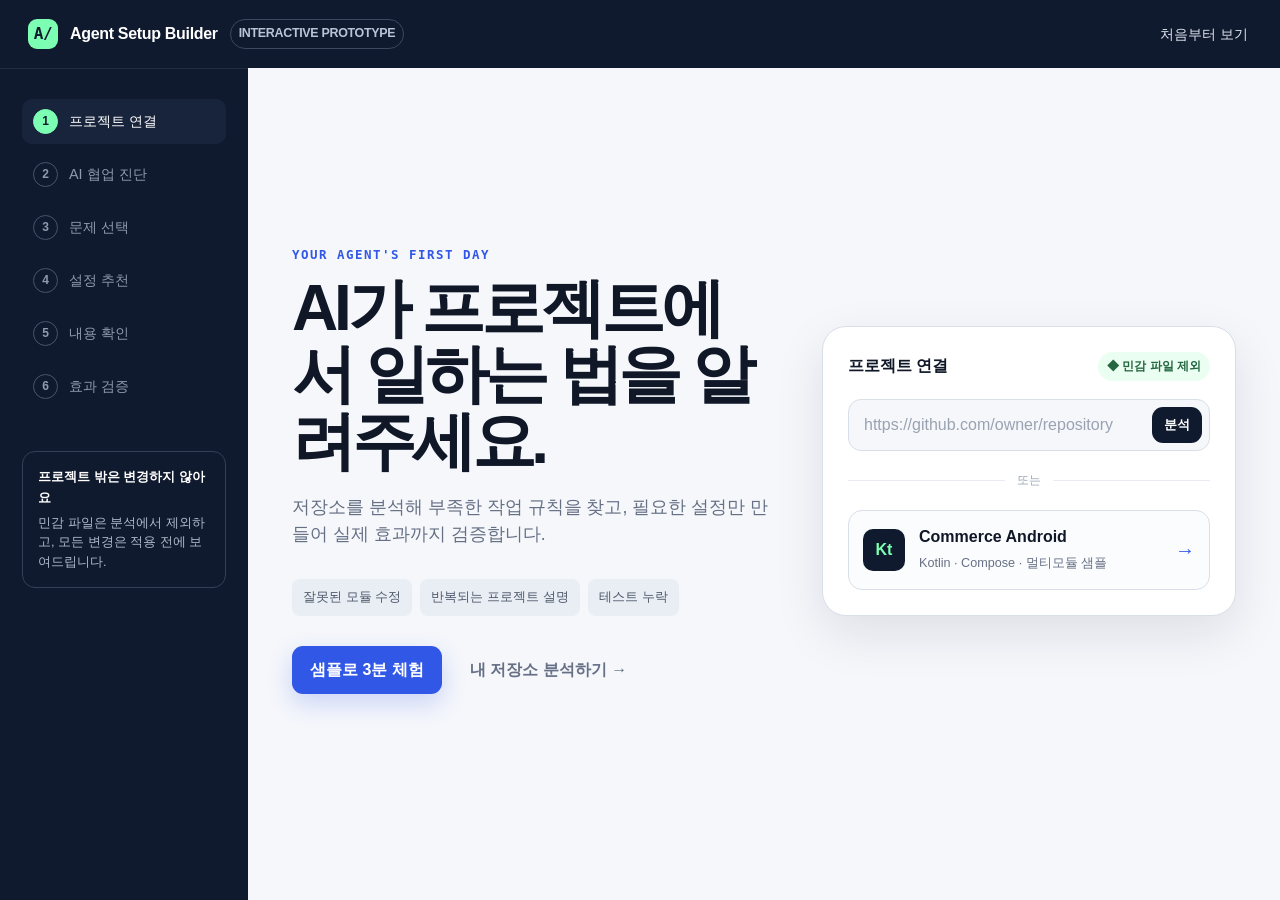
<file: prototype/index.html>
<!doctype html>
<html lang="ko">
<head>
  <meta charset="utf-8">
  <meta name="viewport" content="width=device-width, initial-scale=1">
  <meta name="description" content="프로젝트를 분석해 AI 개발환경을 진단하고, 필요한 설정을 만들고, 효과를 검증합니다.">
  <title>Agent Setup Builder — Prototype</title>
  <link rel="icon" type="image/svg+xml" href="data:image/svg+xml,%3Csvg xmlns='http://www.w3.org/2000/svg' viewBox='0 0 32 32'%3E%3Crect width='32' height='32' rx='8' fill='%23101a2e'/%3E%3Cpath d='M9 10h14M9 16h9M9 22h14' stroke='%237cffb2' stroke-width='3' stroke-linecap='round'/%3E%3C/svg%3E">
  <style>
    :root {
      color-scheme: light;
      --ink: #101828;
      --muted: #667085;
      --line: #d9dfe8;
      --soft-line: #e9edf3;
      --paper: #f5f7fb;
      --surface: #ffffff;
      --navy: #101a2e;
      --navy-2: #18243c;
      --blue: #3157e6;
      --blue-soft: #eef2ff;
      --mint: #7cffb2;
      --mint-soft: #eafff1;
      --amber: #c96b16;
      --amber-soft: #fff6e8;
      --danger: #c43b4d;
      --radius: 18px;
      --shadow: 0 18px 50px rgba(16, 24, 40, .10);
    }

    * { box-sizing: border-box; }
    html { font-family: Inter, Pretendard, -apple-system, BlinkMacSystemFont, "Segoe UI", sans-serif; }
    body { margin: 0; background: var(--paper); color: var(--ink); font-size: 16px; line-height: 1.55; }
    button, input { font: inherit; }
    button { cursor: pointer; }
    button:focus-visible, input:focus-visible, [tabindex]:focus-visible { outline: 3px solid rgba(49,87,230,.28); outline-offset: 3px; }
    .hidden { display: none !important; }

    .app-header {
      height: 68px;
      padding: 0 28px;
      display: flex;
      align-items: center;
      justify-content: space-between;
      background: var(--navy);
      color: white;
      position: sticky;
      top: 0;
      z-index: 20;
    }

    .brand { display: flex; align-items: center; gap: 12px; font-weight: 750; letter-spacing: -.02em; }
    .brand-mark { width: 30px; height: 30px; border-radius: 9px; display: grid; place-items: center; background: var(--mint); color: var(--navy); font: 800 16px/1 ui-monospace, SFMono-Regular, monospace; }
    .prototype-tag { color: #bac4d6; font-size: .78rem; padding: 4px 8px; border: 1px solid #3b4860; border-radius: 999px; font-weight: 600; }
    .header-action { color: #dfe5ef; background: transparent; border: 0; padding: 8px 4px; font-size: .9rem; }

    .shell { min-height: calc(100vh - 68px); display: grid; grid-template-columns: 248px minmax(0, 1fr); }
    .side {
      padding: 30px 22px;
      background: var(--navy);
      color: white;
      border-top: 1px solid rgba(255,255,255,.08);
    }
    .step-list { list-style: none; padding: 0; margin: 0; display: grid; gap: 8px; }
    .step { color: #8e9aae; display: flex; align-items: center; gap: 11px; padding: 10px 11px; border-radius: 10px; font-size: .9rem; transition: .2s ease; }
    .step-number { width: 25px; height: 25px; border: 1px solid #49556d; border-radius: 50%; display: grid; place-items: center; font-size: .75rem; font-weight: 700; }
    .step.active { color: white; background: var(--navy-2); }
    .step.active .step-number { color: var(--navy); background: var(--mint); border-color: var(--mint); }
    .step.done { color: #d9e0ea; }
    .step.done .step-number { color: var(--mint); border-color: var(--mint); }
    .side-note { margin-top: 42px; padding: 15px; border: 1px solid #344058; border-radius: 13px; color: #aeb9cb; font-size: .8rem; }
    .side-note strong { color: white; display: block; margin-bottom: 4px; font-size: .84rem; }

    main { min-width: 0; }
    .view { max-width: 1160px; margin: 0 auto; padding: 54px 44px 80px; animation: enter .28s ease both; }
    @keyframes enter { from { opacity: 0; transform: translateY(8px); } }
    .eyebrow { margin: 0 0 12px; color: var(--blue); font: 700 .78rem/1.2 ui-monospace, SFMono-Regular, monospace; text-transform: uppercase; letter-spacing: .12em; }
    h1, h2, h3, p { margin-top: 0; }
    h1 { margin-bottom: 20px; max-width: 760px; font-size: clamp(2.3rem, 5vw, 4.75rem); line-height: 1.04; letter-spacing: -.065em; }
    h2 { margin-bottom: 12px; font-size: clamp(1.65rem, 3vw, 2.5rem); line-height: 1.15; letter-spacing: -.045em; }
    h3 { margin-bottom: 7px; font-size: 1.05rem; letter-spacing: -.02em; }
    .lead { color: var(--muted); max-width: 650px; font-size: 1.1rem; }
    .section-head { margin-bottom: 30px; display: flex; justify-content: space-between; align-items: end; gap: 24px; }

    .hero-grid { display: grid; grid-template-columns: minmax(0, 1.08fr) minmax(330px, .92fr); gap: 44px; align-items: center; min-height: calc(100vh - 202px); }
    .pain-list { display: flex; flex-wrap: wrap; gap: 8px; margin: 30px 0; }
    .pain-pill { padding: 8px 11px; border-radius: 8px; background: #e9edf4; color: #4e596b; font-size: .84rem; }
    .cta-row { display: flex; gap: 10px; flex-wrap: wrap; }
    .btn { min-height: 46px; padding: 11px 17px; border: 1px solid transparent; border-radius: 11px; font-weight: 720; transition: transform .15s ease, box-shadow .15s ease, background .15s ease; }
    .btn:hover { transform: translateY(-1px); }
    .btn.primary { background: var(--blue); color: white; box-shadow: 0 9px 24px rgba(49,87,230,.22); }
    .btn.primary:hover { background: #2749c9; }
    .btn.secondary { background: var(--surface); border-color: var(--line); color: var(--ink); }
    .btn.ghost { background: transparent; color: var(--muted); }
    .btn.dark { background: var(--navy); color: white; }
    .btn.small { min-height: 36px; padding: 7px 11px; font-size: .84rem; }
    .btn:disabled { opacity: .45; cursor: not-allowed; transform: none; box-shadow: none; }

    .connect-card { padding: 25px; border: 1px solid var(--line); border-radius: 24px; background: var(--surface); box-shadow: var(--shadow); }
    .connect-card-top { display: flex; justify-content: space-between; align-items: center; margin-bottom: 18px; }
    .safe-badge { display: inline-flex; align-items: center; gap: 6px; color: #236640; background: var(--mint-soft); border-radius: 999px; padding: 5px 9px; font-size: .75rem; font-weight: 700; }
    .input-wrap { display: flex; gap: 8px; padding: 7px; background: var(--paper); border: 1px solid var(--line); border-radius: 13px; }
    .repo-input { min-width: 0; flex: 1; border: 0; background: transparent; padding: 6px 8px; color: var(--ink); }
    .repo-input::placeholder { color: #99a2b1; }
    .divider { margin: 20px 0; display: flex; align-items: center; gap: 12px; color: #9aa4b4; font-size: .77rem; }
    .divider::before, .divider::after { content: ""; flex: 1; height: 1px; background: var(--soft-line); }
    .sample-card { width: 100%; display: flex; align-items: center; gap: 14px; padding: 14px; text-align: left; color: inherit; background: #fbfcfe; border: 1px solid var(--line); border-radius: 14px; }
    .sample-card:hover { border-color: #a9b8ff; background: var(--blue-soft); }
    .sample-icon { flex: 0 0 auto; width: 42px; height: 42px; display: grid; place-items: center; border-radius: 10px; background: var(--navy); color: var(--mint); font-weight: 800; }
    .sample-copy { flex: 1; }
    .sample-copy strong { display: block; }
    .sample-copy span { color: var(--muted); font-size: .79rem; }
    .arrow { color: var(--blue); font-size: 1.25rem; }

    .analysis-wrap { max-width: 720px; margin: 8vh auto 0; }
    .scan-card { margin-top: 30px; padding: 26px; background: var(--navy); color: white; border-radius: 20px; box-shadow: var(--shadow); }
    .scan-row { display: flex; align-items: center; gap: 13px; padding: 13px 0; border-bottom: 1px solid rgba(255,255,255,.09); color: #aab5c7; }
    .scan-row:last-child { border-bottom: 0; }
    .scan-row.done { color: white; }
    .scan-row.active { color: var(--mint); }
    .scan-dot { width: 22px; height: 22px; border: 1px solid #56637a; border-radius: 50%; display: grid; place-items: center; font-size: .7rem; }
    .scan-row.done .scan-dot { color: var(--navy); background: var(--mint); border-color: var(--mint); }
    .scan-row.active .scan-dot { border-color: var(--mint); box-shadow: 0 0 0 4px rgba(124,255,178,.1); }
    .progress-track { height: 6px; overflow: hidden; margin-top: 22px; background: #2b3850; border-radius: 999px; }
    .progress-bar { height: 100%; width: 0; background: var(--mint); border-radius: inherit; transition: width .5s ease; }
    .privacy-line { margin-top: 16px; color: #8794a8; font-size: .78rem; }

    .diagnosis-grid { display: grid; grid-template-columns: 340px minmax(0, 1fr); gap: 20px; }
    .card { background: var(--surface); border: 1px solid var(--line); border-radius: var(--radius); }
    .score-card { padding: 26px; background: var(--navy); color: white; position: relative; overflow: hidden; }
    .score-card::after { content: ""; position: absolute; width: 180px; height: 180px; right: -70px; top: -65px; border: 34px solid rgba(124,255,178,.09); border-radius: 50%; }
    .score-label { color: #aeb8ca; font-size: .82rem; }
    .score-number { margin: 10px 0 4px; font-size: 5.4rem; line-height: 1; letter-spacing: -.08em; font-weight: 760; }
    .score-number span { color: #78869e; font-size: 1.3rem; letter-spacing: 0; }
    .score-status { color: var(--mint); font-weight: 700; }
    .score-caption { margin: 24px 0 0; color: #aeb8ca; font-size: .82rem; }
    .dimension-card { margin-top: 15px; padding: 20px; }
    .dimension { margin-bottom: 15px; }
    .dimension:last-child { margin-bottom: 0; }
    .dimension-head { display: flex; justify-content: space-between; margin-bottom: 6px; font-size: .8rem; }
    .mini-track { height: 6px; background: #e6eaf0; border-radius: 99px; overflow: hidden; }
    .mini-track i { display: block; height: 100%; background: var(--blue); border-radius: inherit; }
    .finding-list { display: grid; gap: 12px; }
    .finding { padding: 20px; display: grid; grid-template-columns: 34px minmax(0,1fr) auto; gap: 13px; align-items: start; }
    .finding-index { width: 30px; height: 30px; display: grid; place-items: center; border-radius: 8px; background: var(--amber-soft); color: var(--amber); font: 700 .77rem/1 ui-monospace, monospace; }
    .finding p { margin-bottom: 10px; color: var(--muted); font-size: .86rem; }
    .evidence { display: inline-flex; align-items: center; gap: 6px; padding: 5px 8px; border-radius: 6px; background: var(--paper); color: #4f5b6d; font: .72rem/1.2 ui-monospace, SFMono-Regular, monospace; }
    .confidence { color: #277249; font-size: .74rem; font-weight: 700; }

    .choice-grid { display: grid; grid-template-columns: repeat(2, minmax(0, 1fr)); gap: 12px; }
    .choice { min-height: 124px; padding: 18px; text-align: left; background: var(--surface); color: inherit; border: 1px solid var(--line); border-radius: 15px; position: relative; }
    .choice:hover { border-color: #9cadff; }
    .choice.selected { border: 2px solid var(--blue); padding: 17px; background: var(--blue-soft); }
    .choice-check { position: absolute; right: 15px; top: 15px; width: 22px; height: 22px; display: grid; place-items: center; border: 1px solid #bbc3cf; border-radius: 6px; color: transparent; background: white; }
    .choice.selected .choice-check { color: white; border-color: var(--blue); background: var(--blue); }
    .choice small { display: block; margin-bottom: 9px; color: var(--blue); font-weight: 730; }
    .choice strong { display: block; max-width: 85%; font-size: 1rem; }
    .choice p { margin: 7px 0 0; color: var(--muted); font-size: .82rem; }
    .sticky-action { position: sticky; bottom: 20px; margin-top: 24px; padding: 14px 16px; display: flex; align-items: center; justify-content: space-between; gap: 20px; background: rgba(255,255,255,.94); border: 1px solid var(--line); border-radius: 15px; box-shadow: 0 10px 35px rgba(16,24,40,.13); backdrop-filter: blur(10px); }
    .sticky-action p { margin: 0; color: var(--muted); font-size: .85rem; }

    .recommendations { display: grid; gap: 12px; }
    .recommendation { padding: 21px; display: grid; grid-template-columns: 44px minmax(0,1fr) auto; gap: 15px; align-items: start; }
    .file-symbol { width: 44px; height: 44px; display: grid; place-items: center; border-radius: 11px; color: var(--blue); background: var(--blue-soft); font: 800 .72rem/1 ui-monospace, monospace; }
    .recommendation p { margin-bottom: 11px; color: var(--muted); font-size: .85rem; }
    .rec-meta { display: flex; flex-wrap: wrap; gap: 7px; }
    .rec-tag { padding: 5px 8px; border-radius: 6px; background: var(--paper); color: #505c6e; font-size: .72rem; }
    .required { color: #2853d4; background: var(--blue-soft); font-size: .73rem; font-weight: 750; padding: 5px 9px; border-radius: 999px; }
    .budget { margin-top: 16px; padding: 18px 20px; display: flex; justify-content: space-between; align-items: center; gap: 18px; background: var(--mint-soft); border-color: #bde8cd; }
    .budget p { margin: 0; color: #3e6850; font-size: .82rem; }
    .budget strong { color: #1d5b37; }

    .workspace { height: min(670px, calc(100vh - 220px)); min-height: 520px; display: grid; grid-template-columns: 245px minmax(0,1fr); overflow: hidden; }
    .file-tree { padding: 18px 13px; background: var(--navy); color: #bbc6d7; }
    .tree-title { padding: 5px 9px 15px; color: #78869d; font-size: .7rem; text-transform: uppercase; letter-spacing: .13em; }
    .tree-item { width: 100%; padding: 8px 9px; color: inherit; background: transparent; border: 0; border-radius: 7px; text-align: left; font: .76rem/1.35 ui-monospace, SFMono-Regular, monospace; }
    .tree-item.active { color: var(--mint); background: #1e2b44; }
    .tree-indent { padding-left: 25px; }
    .editor { min-width: 0; display: flex; flex-direction: column; background: white; }
    .editor-top { min-height: 52px; padding: 0 17px; border-bottom: 1px solid var(--soft-line); display: flex; align-items: center; justify-content: space-between; gap: 16px; }
    .tabs { display: flex; gap: 4px; }
    .tab { padding: 8px 11px; color: var(--muted); background: transparent; border: 0; border-radius: 7px; font-size: .78rem; font-weight: 700; }
    .tab.active { color: var(--blue); background: var(--blue-soft); }
    .file-reason { color: var(--muted); font-size: .72rem; }
    .editor-body { overflow: auto; padding: 24px; }
    pre { margin: 0; white-space: pre-wrap; word-break: break-word; font: .79rem/1.75 ui-monospace, SFMono-Regular, Menlo, monospace; color: #263247; }
    .diff-add { display: block; margin: 0 -24px; padding: 0 24px; color: #17653a; background: #eafff1; }
    .diff-meta { display: block; margin: 0 -24px; padding: 0 24px; color: #3157e6; background: #eef2ff; }

    .test-stage { padding: 26px; background: var(--navy); color: white; border-radius: 22px; }
    .test-task { padding: 16px 18px; margin-bottom: 22px; border: 1px solid #3b4860; border-radius: 12px; color: #dfe5ef; background: #17233a; }
    .test-task small { display: block; margin-bottom: 5px; color: #7f8da4; }
    .comparison { display: grid; grid-template-columns: 1fr 72px 1fr; gap: 12px; align-items: stretch; }
    .result-panel { padding: 20px; border-radius: 15px; background: white; color: var(--ink); }
    .result-panel.after { box-shadow: inset 0 0 0 2px var(--mint); }
    .result-kicker { color: var(--muted); font-size: .75rem; font-weight: 750; }
    .result-score { margin: 4px 0 16px; font-size: 3rem; line-height: 1; letter-spacing: -.06em; font-weight: 800; }
    .result-score.good { color: #187747; }
    .result-list { list-style: none; margin: 0; padding: 0; display: grid; gap: 9px; color: #546074; font-size: .8rem; }
    .result-list li { display: flex; gap: 8px; }
    .bad-mark { color: var(--danger); }
    .good-mark { color: #1c8751; }
    .comparison-arrow { display: grid; place-items: center; color: var(--mint); font-size: 2rem; }
    .delta { margin-top: 18px; display: grid; grid-template-columns: repeat(4, 1fr); gap: 8px; }
    .delta-item { padding: 13px; background: #17233a; border: 1px solid #344159; border-radius: 11px; }
    .delta-item span { display: block; color: #8996aa; font-size: .7rem; }
    .delta-item strong { color: var(--mint); font-size: 1rem; }

    .success { max-width: 750px; margin: 4vh auto 0; text-align: center; }
    .success-mark { width: 78px; height: 78px; margin: 0 auto 22px; display: grid; place-items: center; border-radius: 23px; background: var(--mint); color: var(--navy); font-size: 2rem; font-weight: 900; transform: rotate(-3deg); }
    .success-card { margin-top: 28px; padding: 24px; text-align: left; }
    .command { padding: 17px; overflow: auto; border-radius: 11px; background: var(--navy); color: #dce5f2; font: .76rem/1.7 ui-monospace, SFMono-Regular, monospace; }
    .safe-summary { display: grid; grid-template-columns: repeat(3,1fr); gap: 9px; margin-top: 15px; }
    .safe-summary div { padding: 12px; border-radius: 9px; background: var(--paper); color: var(--muted); font-size: .74rem; }

    @media (max-width: 900px) {
      .shell { grid-template-columns: 1fr; }
      .side { padding: 10px 16px; position: sticky; top: 68px; z-index: 15; overflow-x: auto; }
      .step-list { display: flex; min-width: max-content; }
      .step { padding: 8px; }
      .step span:last-child, .side-note { display: none; }
      .view { padding: 36px 20px 70px; }
      .hero-grid { grid-template-columns: 1fr; min-height: auto; }
      .diagnosis-grid { grid-template-columns: 1fr; }
      .score-column { display: grid; grid-template-columns: 1fr 1fr; gap: 12px; }
      .dimension-card { margin-top: 0; }
      .workspace { grid-template-columns: 190px minmax(0,1fr); }
    }

    @media (max-width: 640px) {
      .app-header { padding: 0 16px; }
      .prototype-tag, .header-action { display: none; }
      .hero-grid { gap: 26px; }
      .choice-grid, .score-column { grid-template-columns: 1fr; }
      .finding, .recommendation { grid-template-columns: 34px minmax(0,1fr); }
      .finding .confidence, .recommendation .required { grid-column: 2; justify-self: start; }
      .sticky-action { align-items: stretch; flex-direction: column; }
      .workspace { height: auto; grid-template-columns: 1fr; }
      .file-tree { max-height: 190px; overflow: auto; }
      .editor { min-height: 480px; }
      .comparison { grid-template-columns: 1fr; }
      .comparison-arrow { transform: rotate(90deg); min-height: 40px; }
      .delta, .safe-summary { grid-template-columns: 1fr 1fr; }
      .section-head { align-items: start; flex-direction: column; }
    }
  </style>
</head>
<body>
  <header class="app-header">
    <div class="brand"><span class="brand-mark">A/</span> Agent Setup Builder <span class="prototype-tag">INTERACTIVE PROTOTYPE</span></div>
    <button class="header-action" type="button" data-go="start">처음부터 보기</button>
  </header>

  <div class="shell">
    <aside class="side" aria-label="설정 진행 단계">
      <ol class="step-list">
        <li class="step active" data-step="start"><span class="step-number">1</span><span>프로젝트 연결</span></li>
        <li class="step" data-step="diagnosis"><span class="step-number">2</span><span>AI 협업 진단</span></li>
        <li class="step" data-step="problems"><span class="step-number">3</span><span>문제 선택</span></li>
        <li class="step" data-step="recommend"><span class="step-number">4</span><span>설정 추천</span></li>
        <li class="step" data-step="review"><span class="step-number">5</span><span>내용 확인</span></li>
        <li class="step" data-step="test"><span class="step-number">6</span><span>효과 검증</span></li>
      </ol>
      <div class="side-note"><strong>프로젝트 밖은 변경하지 않아요</strong>민감 파일은 분석에서 제외하고, 모든 변경은 적용 전에 보여드립니다.</div>
    </aside>

    <main>
      <section class="view" data-view="start">
        <div class="hero-grid">
          <div>
            <p class="eyebrow">Your agent's first day</p>
            <h1>AI가 프로젝트에서 일하는 법을 알려주세요.</h1>
            <p class="lead">저장소를 분석해 부족한 작업 규칙을 찾고, 필요한 설정만 만들어 실제 효과까지 검증합니다.</p>
            <div class="pain-list" aria-label="해결할 수 있는 문제">
              <span class="pain-pill">잘못된 모듈 수정</span>
              <span class="pain-pill">반복되는 프로젝트 설명</span>
              <span class="pain-pill">테스트 누락</span>
            </div>
            <div class="cta-row">
              <button class="btn primary" type="button" data-analyze>샘플로 3분 체험</button>
              <button class="btn ghost" type="button" data-focus-repo>내 저장소 분석하기 →</button>
            </div>
          </div>

          <div class="connect-card" id="connect-card">
            <div class="connect-card-top">
              <strong>프로젝트 연결</strong>
              <span class="safe-badge">◆ 민감 파일 제외</span>
            </div>
            <div class="input-wrap">
              <input class="repo-input" id="repo-input" type="url" aria-label="공개 GitHub 저장소 URL" placeholder="https://github.com/owner/repository">
              <button class="btn dark small" type="button" data-analyze>분석</button>
            </div>
            <div class="divider">또는</div>
            <button class="sample-card" type="button" data-analyze>
              <span class="sample-icon">Kt</span>
              <span class="sample-copy"><strong>Commerce Android</strong><span>Kotlin · Compose · 멀티모듈 샘플</span></span>
              <span class="arrow">→</span>
            </button>
          </div>
        </div>
      </section>

      <section class="view hidden" data-view="analysis" aria-live="polite">
        <div class="analysis-wrap">
          <p class="eyebrow">Repository scan</p>
          <h2>프로젝트를 이해하고 있어요.</h2>
          <p class="lead">코드 내용보다 먼저 구조와 작업 방법을 확인합니다.</p>
          <div class="scan-card">
            <div class="scan-row active"><span class="scan-dot">•</span><span>기술 스택과 빌드 시스템 확인</span></div>
            <div class="scan-row"><span class="scan-dot"></span><span>모듈 구조와 의존 방향 분석</span></div>
            <div class="scan-row"><span class="scan-dot"></span><span>테스트 위치와 실행 명령 탐색</span></div>
            <div class="scan-row"><span class="scan-dot"></span><span>기존 AI 설정과 안전 규칙 확인</span></div>
            <div class="progress-track"><div class="progress-bar"></div></div>
            <div class="privacy-line">.env, 인증서, 키 저장소, 빌드 결과물은 분석에서 제외했습니다.</div>
          </div>
        </div>
      </section>

      <section class="view hidden" data-view="diagnosis">
        <div class="section-head">
          <div><p class="eyebrow">AI readiness</p><h2>AI가 일하기엔 설명이 조금 부족해요.</h2><p class="lead">점수보다 중요한 것은 낮은 이유입니다. 모든 진단에 저장소 근거를 표시했어요.</p></div>
          <button class="btn primary" type="button" data-go="problems">이 문제 개선하기</button>
        </div>
        <div class="diagnosis-grid">
          <div class="score-column">
            <div class="score-card card">
              <div class="score-label">AI 협업 준비도</div>
              <div class="score-number">38<span>/100</span></div>
              <div class="score-status">개선이 필요해요</div>
              <p class="score-caption">코드의 품질 점수가 아니라, AI에게 작업 방식을 얼마나 잘 설명하고 있는지 나타냅니다.</p>
            </div>
            <div class="dimension-card card">
              <div class="dimension"><div class="dimension-head"><span>프로젝트 이해</span><strong>60</strong></div><div class="mini-track"><i style="width:60%"></i></div></div>
              <div class="dimension"><div class="dimension-head"><span>아키텍처</span><strong>25</strong></div><div class="mini-track"><i style="width:25%"></i></div></div>
              <div class="dimension"><div class="dimension-head"><span>테스트 및 검증</span><strong>35</strong></div><div class="mini-track"><i style="width:35%"></i></div></div>
              <div class="dimension"><div class="dimension-head"><span>변경 안전성</span><strong>40</strong></div><div class="mini-track"><i style="width:40%"></i></div></div>
            </div>
          </div>
          <div class="finding-list">
            <article class="finding card"><span class="finding-index">01</span><div><h3>AI가 모듈별 역할을 알기 어려워요.</h3><p>app, domain, data 모듈은 발견했지만 각 모듈의 책임과 의존 규칙을 설명하는 문서가 없습니다.</p><span class="evidence">⌁ settings.gradle.kts</span></div><span class="confidence">높은 확신</span></article>
            <article class="finding card"><span class="finding-index">02</span><div><h3>변경과 테스트가 연결되어 있지 않아요.</h3><p>테스트는 존재하지만 어떤 변경에 어떤 테스트를 실행해야 하는지 정의되어 있지 않습니다.</p><span class="evidence">⌁ app/src/test · domain/user/src/test</span></div><span class="confidence">높은 확신</span></article>
            <article class="finding card"><span class="finding-index">03</span><div><h3>AI의 완료 조건이 없어요.</h3><p>구현 후 빌드, 테스트, Diff 확인을 완료 조건으로 지정한 프로젝트 지침을 찾지 못했습니다.</p><span class="evidence">⌁ AGENTS.md · CLAUDE.md 없음</span></div><span class="confidence">높은 확신</span></article>
          </div>
        </div>
      </section>

      <section class="view hidden" data-view="problems">
        <div class="section-head"><div><p class="eyebrow">Your pain points</p><h2>실제로 어떤 점이 불편한가요?</h2><p class="lead">분석 결과와 관련 있는 문제를 먼저 골라두었어요. 원하는 항목만 남겨주세요.</p></div></div>
        <div class="choice-grid">
          <button class="choice selected" type="button" aria-pressed="true"><span class="choice-check">✓</span><small>분석 결과 추천</small><strong>AI가 잘못된 모듈을 수정해요.</strong><p>모듈 역할과 의존 방향을 작업 전에 확인하게 합니다.</p></button>
          <button class="choice selected" type="button" aria-pressed="true"><span class="choice-check">✓</span><small>분석 결과 추천</small><strong>구현 후 테스트를 자주 빠뜨려요.</strong><p>변경한 영역에 맞는 테스트와 완료 조건을 연결합니다.</p></button>
          <button class="choice" type="button" aria-pressed="false"><span class="choice-check">✓</span><small>프로젝트 이해</small><strong>프로젝트 구조를 매번 설명해야 해요.</strong><p>새 대화에서도 공통 구조와 명령을 확인하게 합니다.</p></button>
          <button class="choice" type="button" aria-pressed="false"><span class="choice-check">✓</span><small>안전</small><strong>관련 없는 파일까지 수정해요.</strong><p>작업 범위와 기존 변경을 보호하는 원칙을 추가합니다.</p></button>
        </div>
        <div class="sticky-action"><p><strong id="choice-count">2개 문제 선택</strong><br>지금 필요한 최소 설정을 추천합니다.</p><button class="btn primary" type="button" data-go="recommend">설정 추천받기</button></div>
      </section>

      <section class="view hidden" data-view="recommend">
        <div class="section-head"><div><p class="eyebrow">Minimum setup</p><h2>이 프로젝트에는 3개면 충분해요.</h2><p class="lead">항상 필요한 원칙은 짧게, 반복 작업은 필요할 때만 불러오도록 나눴습니다.</p></div><button class="btn primary" type="button" data-go="review">설정 생성하기</button></div>
        <div class="recommendations">
          <article class="recommendation card"><span class="file-symbol">MD</span><div><h3>프로젝트 안내서</h3><p>프로젝트 구조, 주요 명령, 기본 안전 규칙을 모든 작업에서 확인합니다.</p><div class="rec-meta"><span class="rec-tag">AGENTS.md</span><span class="rec-tag">항상 적용</span><span class="rec-tag">근거 4개</span></div></div><span class="required">필수</span></article>
          <article class="recommendation card"><span class="file-symbol">SK</span><div><h3>Clean Feature 구현 절차</h3><p>새 기능 작업에서 계층별 구현 순서와 금지된 의존성을 확인합니다.</p><div class="rec-meta"><span class="rec-tag">implement-clean-feature/SKILL.md</span><span class="rec-tag">기능 구현 시</span><span class="rec-tag">근거 3개</span></div></div><span class="required">필수</span></article>
          <article class="recommendation card"><span class="file-symbol">SK</span><div><h3>변경 검증 절차</h3><p>수정한 모듈과 관련된 테스트를 찾고, 실행 결과를 명확하게 보고합니다.</p><div class="rec-meta"><span class="rec-tag">verify-change/SKILL.md</span><span class="rec-tag">코드 수정 후</span><span class="rec-tag">근거 5개</span></div></div><span class="required">필수</span></article>
        </div>
        <div class="budget card"><div><strong>설정 복잡도 · 적정</strong><p>항상 적용되는 규칙 11개 · 필요할 때 사용하는 Skill 2개 · 충돌 0개</p></div><span class="safe-badge">과도한 설정 없음</span></div>
      </section>

      <section class="view hidden" data-view="review">
        <div class="section-head"><div><p class="eyebrow">Review changes</p><h2>만들 내용을 먼저 확인하세요.</h2><p class="lead">프로젝트 코드는 건드리지 않고 AI 설정 파일 4개만 추가합니다.</p></div><button class="btn primary" type="button" data-go="test">효과 검증하기</button></div>
        <div class="workspace card">
          <nav class="file-tree" aria-label="생성 파일">
            <div class="tree-title">Generated files · 4</div>
            <button class="tree-item active" type="button" data-file="agents">▾ AGENTS.md</button>
            <button class="tree-item" type="button" data-file="architecture">▾ docs/ai/<br><span class="tree-indent">architecture.md</span></button>
            <button class="tree-item" type="button" data-file="feature">▾ .agents/skills/<br><span class="tree-indent">implement-clean-feature/</span></button>
            <button class="tree-item" type="button" data-file="verify">&nbsp;&nbsp;&nbsp;<span class="tree-indent">verify-change/</span></button>
          </nav>
          <div class="editor">
            <div class="editor-top"><div class="tabs"><button class="tab active" type="button" data-tab="preview">내용</button><button class="tab" type="button" data-tab="diff">Diff</button><button class="tab" type="button" data-tab="reason">생성 근거</button></div><span class="file-reason">모든 작업에서 자동 확인</span></div>
            <div class="editor-body"><pre id="editor-content"></pre></div>
          </div>
        </div>
      </section>

      <section class="view hidden" data-view="test">
        <div class="section-head"><div><p class="eyebrow">Agent setup test</p><h2>설정이 AI의 행동을 바꿨을까요?</h2><p class="lead">같은 작업과 같은 기준으로 적용 전후의 작업 계획을 비교했습니다.</p></div><button class="btn primary" type="button" data-go="apply">검증된 설정 적용하기</button></div>
        <div class="test-stage">
          <div class="test-task"><small>테스트 작업</small>“사용자 프로필 조회 기능을 추가해 주세요.”</div>
          <div class="comparison">
            <div class="result-panel"><div class="result-kicker">설정 전</div><div class="result-score">42</div><ul class="result-list"><li><span class="bad-mark">×</span> app 모듈에 Repository 구현</li><li><span class="bad-mark">×</span> domain 계층 계획 없음</li><li><span class="bad-mark">×</span> 테스트 실행 계획 없음</li><li><span>△</span> 전체 빌드만 제안</li></ul></div>
            <div class="comparison-arrow">→</div>
            <div class="result-panel after"><div class="result-kicker">설정 후</div><div class="result-score good">89</div><ul class="result-list"><li><span class="good-mark">✓</span> domain에 인터페이스 작성</li><li><span class="good-mark">✓</span> data에 구현체 작성</li><li><span class="good-mark">✓</span> 관련 모듈 테스트 선택</li><li><span class="good-mark">✓</span> 변경 범위와 결과 보고</li></ul></div>
          </div>
          <div class="delta"><div class="delta-item"><span>모듈 선택</span><strong>+45</strong></div><div class="delta-item"><span>테스트 계획</span><strong>+65</strong></div><div class="delta-item"><span>범위 통제</span><strong>+35</strong></div><div class="delta-item"><span>안전성</span><strong>+40</strong></div></div>
        </div>
      </section>

      <section class="view hidden" data-view="apply">
        <div class="success">
          <div class="success-mark">✓</div>
          <p class="eyebrow">Ready to work</p>
          <h2>AI의 첫 출근 준비가 끝났어요.</h2>
          <p class="lead" style="margin-inline:auto">이제 긴 프로젝트 설명 대신, 구현하고 싶은 기능만 말해보세요.</p>
          <div class="success-card card">
            <h3>Git patch로 안전하게 적용</h3>
            <p style="color:var(--muted);font-size:.85rem">먼저 충돌 여부를 확인한 뒤 같은 파일을 적용합니다.</p>
            <div class="command">git apply --check agent-setup.patch<br>git apply agent-setup.patch</div>
            <div class="safe-summary"><div>✓ 기존 소스 변경 없음</div><div>✓ AI 설정 파일 4개</div><div>✓ git diff로 전체 확인</div></div>
          </div>
          <div class="cta-row" style="justify-content:center;margin-top:20px"><button class="btn primary" type="button">Patch 다운로드</button><button class="btn secondary" type="button" data-go="start">처음부터 다시 보기</button></div>
        </div>
      </section>
    </main>
  </div>

  <script>
    const order = ["start", "diagnosis", "problems", "recommend", "review", "test", "apply"];
    const files = {
      agents: {
        preview: `# 프로젝트 작업 가이드\n\n## 프로젝트 구조\n\n- app: 애플리케이션 진입점과 의존성 조립\n- domain: 비즈니스 규칙과 인터페이스\n- data: Repository 구현과 외부 데이터 접근\n- presentation: Compose 화면과 UI 상태 관리\n\n## 작업 원칙\n\n- 요청한 기능과 직접 관련된 파일만 수정한다.\n- domain은 Android 프레임워크에 의존하지 않는다.\n- 기존 구현 패턴을 먼저 탐색하고 재사용한다.\n\n## 완료 조건\n\n- 변경한 모듈과 관련된 테스트를 실행한다.\n- 실행하지 못한 검증은 이유와 함께 명시한다.\n- 완료 전 git diff로 변경 범위를 확인한다.`,
        diff: `<span class="diff-meta">@@ 새 파일: AGENTS.md @@</span>\n<span class="diff-add">+ # 프로젝트 작업 가이드</span>\n<span class="diff-add">+ </span>\n<span class="diff-add">+ ## 프로젝트 구조</span>\n<span class="diff-add">+ - app: 애플리케이션 진입점과 의존성 조립</span>\n<span class="diff-add">+ - domain: 비즈니스 규칙과 인터페이스</span>\n<span class="diff-add">+ - data: Repository 구현과 외부 데이터 접근</span>\n<span class="diff-add">+ </span>\n<span class="diff-add">+ ## 완료 조건</span>\n<span class="diff-add">+ - 관련 테스트를 실행한다.</span>\n<span class="diff-add">+ - 완료 전 변경 범위를 확인한다.</span>`,
        reason: `생성 이유\n\nAI가 모든 작업에서 프로젝트 구조와 기본 완료 조건을 확인할 수 있는 공통 지침이 필요합니다.\n\n저장소 근거\n\n1. settings.gradle.kts에서 app, domain, data 모듈 발견\n2. app/src/test에서 단위 테스트 발견\n3. Gradle Wrapper에서 검증 명령 확인\n4. 기존 AGENTS.md와 CLAUDE.md가 없음\n\n확신도: 높음\n\n이 파일에는 항상 필요한 핵심 규칙만 포함했습니다. 상세한 구현 절차는 별도 Skill로 분리했습니다.`
      },
      architecture: { preview: `# 프로젝트 아키텍처\n\n## 의존 방향\n\npresentation → domain ← data\n\n## Domain\n- 순수 Kotlin 비즈니스 규칙을 포함한다.\n- Android 및 네트워크 구현에 의존하지 않는다.\n\n## Data\n- Domain에서 정의한 Repository 인터페이스를 구현한다.\n- 외부 모델을 Domain 모델로 변환한다.`, diff: `<span class="diff-meta">@@ 새 파일: docs/ai/architecture.md @@</span>\n<span class="diff-add">+ # 프로젝트 아키텍처</span>\n<span class="diff-add">+ presentation → domain ← data</span>`, reason: `모듈의 의존 방향을 여러 파일에서 추론할 수 있지만 한곳에 명시되어 있지 않아 참고 문서로 생성합니다.\n\n근거: settings.gradle.kts, 각 모듈의 build.gradle.kts` },
      feature: { preview: `---\nname: implement-clean-feature\ndescription: 새 기능을 Clean Architecture 계층에 맞게 구현할 때 사용합니다.\n---\n\n# 기능 구현 절차\n\n1. 관련 기능의 기존 구현 패턴을 찾는다.\n2. Domain 모델과 인터페이스를 먼저 정의한다.\n3. Data 계층에 구현체를 작성한다.\n4. Presentation에서 유스케이스를 연결한다.\n5. 변경한 계층의 의존 방향을 확인한다.`, diff: `<span class="diff-meta">@@ 새 Skill @@</span>\n<span class="diff-add">+ name: implement-clean-feature</span>\n<span class="diff-add">+ description: 새 기능을 계층에 맞게 구현할 때 사용합니다.</span>`, reason: `새 기능 구현 때만 필요한 상세 절차이므로 항상 읽는 AGENTS.md 대신 Skill로 분리했습니다.` },
      verify: { preview: `---\nname: verify-change\ndescription: 코드 변경을 완료하기 전에 관련 테스트와 변경 범위를 검증할 때 사용합니다.\n---\n\n# 변경 검증\n\n1. 수정한 파일이 속한 모듈을 확인한다.\n2. 가까운 테스트 파일을 탐색한다.\n3. 관련 모듈 테스트를 실행한다.\n4. 실패를 무시하거나 완료로 처리하지 않는다.\n5. 실행한 검증과 실행하지 못한 검증을 구분해 보고한다.`, diff: `<span class="diff-meta">@@ 새 Skill @@</span>\n<span class="diff-add">+ name: verify-change</span>\n<span class="diff-add">+ description: 완료 전 테스트와 범위를 검증합니다.</span>`, reason: `테스트 파일은 있지만 변경 유형과 테스트 명령이 연결되지 않아 반복 가능한 검증 Skill을 생성했습니다.` }
    };
    let currentFile = "agents";
    let currentTab = "preview";

    function showView(name) {
      document.querySelectorAll("[data-view]").forEach(view => view.classList.toggle("hidden", view.dataset.view !== name));
      const stepIndex = Math.min(order.indexOf(name), 5);
      document.querySelectorAll(".step").forEach((step, index) => {
        step.classList.toggle("active", index === stepIndex);
        step.classList.toggle("done", index < stepIndex);
        step.querySelector(".step-number").textContent = index < stepIndex ? "✓" : String(index + 1);
      });
      window.scrollTo({ top: 0, behavior: "smooth" });
    }

    function runAnalysis() {
      showView("analysis");
      const rows = [...document.querySelectorAll(".scan-row")];
      const bar = document.querySelector(".progress-bar");
      rows.forEach((row, index) => { row.classList.toggle("active", index === 0); row.classList.remove("done"); row.querySelector(".scan-dot").textContent = index === 0 ? "•" : ""; });
      bar.style.width = "12%";
      rows.forEach((row, index) => setTimeout(() => {
        if (index > 0) { rows[index - 1].classList.remove("active"); rows[index - 1].classList.add("done"); rows[index - 1].querySelector(".scan-dot").textContent = "✓"; }
        row.classList.add("active"); row.querySelector(".scan-dot").textContent = "•";
        bar.style.width = `${25 * (index + 1)}%`;
      }, index * 430));
      setTimeout(() => {
        rows.at(-1).classList.remove("active"); rows.at(-1).classList.add("done"); rows.at(-1).querySelector(".scan-dot").textContent = "✓";
        showView("diagnosis");
      }, 1900);
    }

    function updateEditor() {
      const editor = document.querySelector("#editor-content");
      const value = files[currentFile][currentTab];
      if (currentTab === "diff") editor.innerHTML = value;
      else editor.textContent = value;
    }

    document.querySelectorAll("[data-go]").forEach(button => button.addEventListener("click", () => showView(button.dataset.go)));
    document.querySelectorAll("[data-analyze]").forEach(button => button.addEventListener("click", runAnalysis));
    document.querySelector("[data-focus-repo]").addEventListener("click", () => { document.querySelector("#repo-input").focus(); document.querySelector("#connect-card").scrollIntoView({ behavior: "smooth", block: "center" }); });
    document.querySelectorAll(".choice").forEach(choice => choice.addEventListener("click", () => {
      choice.classList.toggle("selected");
      choice.setAttribute("aria-pressed", choice.classList.contains("selected"));
      const count = document.querySelectorAll(".choice.selected").length;
      document.querySelector("#choice-count").textContent = `${count}개 문제 선택`;
      document.querySelector('[data-go="recommend"]').disabled = count === 0;
    }));
    document.querySelectorAll("[data-file]").forEach(button => button.addEventListener("click", () => {
      currentFile = button.dataset.file;
      document.querySelectorAll("[data-file]").forEach(item => item.classList.toggle("active", item === button));
      updateEditor();
    }));
    document.querySelectorAll("[data-tab]").forEach(button => button.addEventListener("click", () => {
      currentTab = button.dataset.tab;
      document.querySelectorAll("[data-tab]").forEach(item => item.classList.toggle("active", item === button));
      updateEditor();
    }));
    updateEditor();
  </script>
</body>
</html>
</file>
